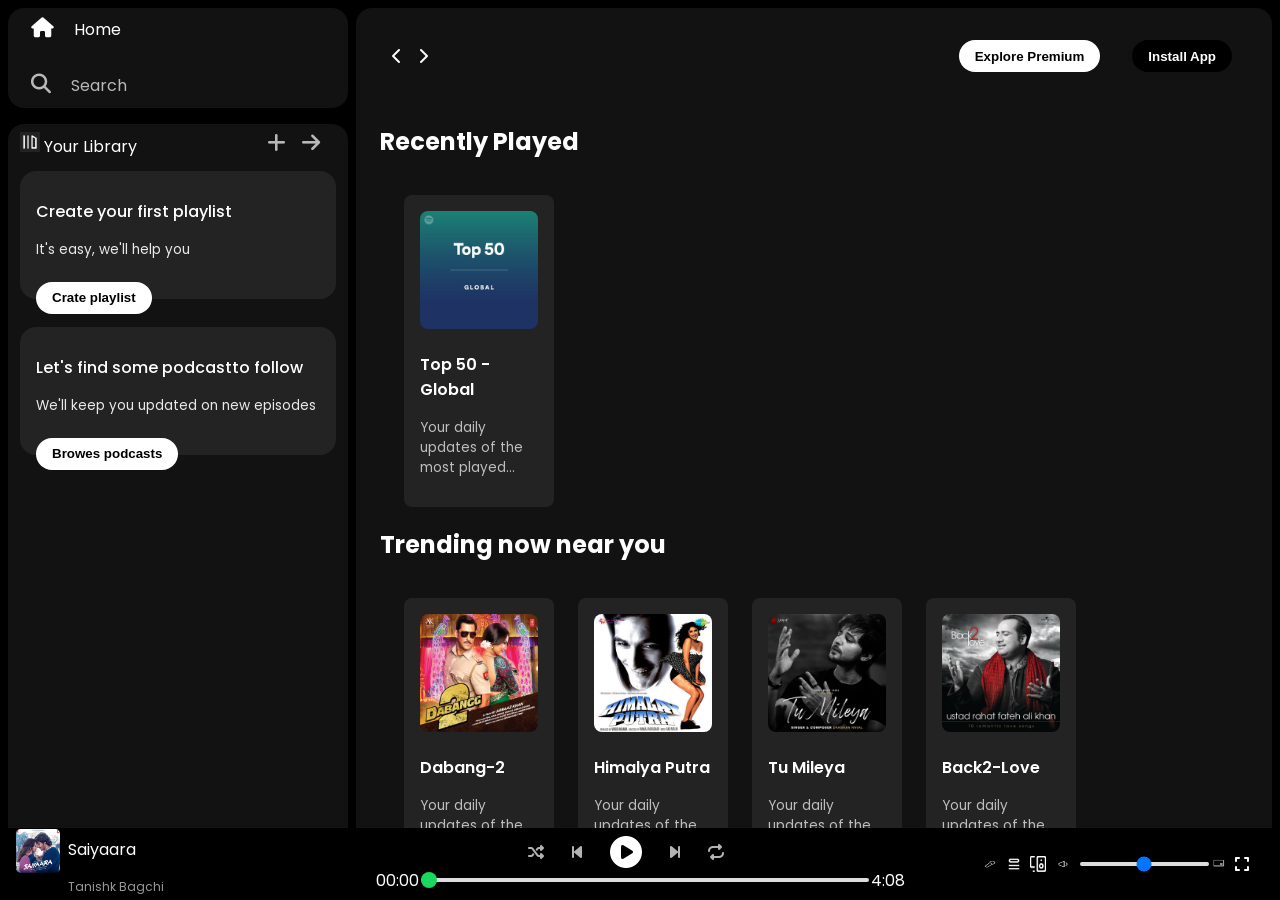
<file: index.html>
<!DOCTYPE html>
<html lang="en">

<head>

    <meta charset="UTF-8">

    <meta
        name="viewport"
        content="width=device-width, initial-scale=1.0"
    >

    <title>Spotify Clone</title>


    <!-- ================= FAVICON ================= -->

    <link
        rel="icon"
        href="Assets/Logo.png"
    >


    <!-- ================= GOOGLE FONT ================= -->

    <link
        href="https://fonts.googleapis.com/css2?family=Poppins:wght@400;500;600;700&display=swap"
        rel="stylesheet"
    >


    <!-- ================= FONT AWESOME ================= -->

    <link
        rel="stylesheet"
        href="https://cdnjs.cloudflare.com/ajax/libs/font-awesome/6.5.2/css/all.min.css"
    >


    <!-- ================= CSS ================= -->

    <link
        rel="stylesheet"
        href="style.css"
    >

</head>


<body>


    <!-- ================================================= -->
    <!--                    MAIN                           -->
    <!-- ================================================= -->

    <div class="main">


        <!-- ================================================= -->
        <!--             MOBILE SIDEBAR BUTTON                 -->
        <!-- ================================================= -->

        <button
            id="sidebarBtn"
            class="sidebar_btn"
            aria-label="Open sidebar"
        >

            <i class="fa-solid fa-bars"></i>

        </button>


        <!-- ================================================= -->
        <!--                    SIDEBAR                        -->
        <!-- ================================================= -->

        <div
            class="sidebar"
            id="sidebar"
        >


            <!-- ================= CLOSE BUTTON ================= -->

            <button
                id="closeSidebar"
                class="close_sidebar"
                aria-label="Close sidebar"
            >

                <i class="fa-solid fa-xmark"></i>

            </button>


            <!-- ================================================= -->
            <!--                     NAV                           -->
            <!-- ================================================= -->

            <div class="nav">


                <!-- ================= HOME ================= -->

                <div
                    class="nav_option"
                    style="opacity: 1;"
                >

                    <i class="fa-solid fa-house"></i>

                    <a href="#">
                        Home
                    </a>

                </div>


                <!-- ================= SEARCH ================= -->

                <div class="nav_option">

                    <i class="fa-solid fa-magnifying-glass"></i>

                    <a href="#">
                        Search
                    </a>

                </div>


            </div>



            <!-- ================================================= -->
            <!--                    LIBRARY                        -->
            <!-- ================================================= -->

            <div class="library">


                <!-- ================= LIBRARY HEADER ================= -->

                <div class="options">


                    <div class="lib_option">

                        <img
                            src="Assets/library.png"
                            alt="Library"
                        >

                        <a href="#">
                            Your Library
                        </a>

                    </div>


                    <div class="icons">

                        <i class="fa-solid fa-plus"></i>

                        <i class="fa-solid fa-arrow-right"></i>

                    </div>


                </div>



                <!-- ================================================= -->
                <!--                CREATE PLAYLIST                    -->
                <!-- ================================================= -->

                <div class="box">

                    <p class="box_p1">
                        Create your first playlist
                    </p>

                    <p class="box_p2">
                        It's easy, we'll help you
                    </p>

                    <button class="badge">
                        Crate playlist
                    </button>

                </div>



                <!-- ================================================= -->
                <!--                  PODCAST                           -->
                <!-- ================================================= -->

                <div class="box">

                    <p class="box_p1">
                        Let's find some podcastto follow
                    </p>

                    <p class="box_p2">
                        We'll keep you updated on new episodes
                    </p>

                    <button class="badge">
                        Browes podcasts
                    </button>

                </div>


            </div>


        </div>



        <!-- ================================================= -->
        <!--                 MAIN CONTENT                      -->
        <!-- ================================================= -->

        <div class="main_content">


            <!-- ================================================= -->
            <!--                  STICKY NAV                       -->
            <!-- ================================================= -->

            <div class="sticky_nav">


                <!-- ================= LEFT ================= -->

                <div class="sticky_nav_icons">

                    <i class="fa-solid fa-chevron-left"></i>

                    <i class="fa-solid fa-chevron-right"></i>

                </div>


                <!-- ================= RIGHT ================= -->

                <div class="sticky_nav_option">


                    <button class="badge nav_item">
                        Explore Premium
                    </button>


                    <button class="badge dark_badge nav_item">
                        Install App
                    </button>


                </div>


            </div>



            <!-- ================================================= -->
            <!--                 RECENTLY PLAYED                   -->
            <!-- ================================================= -->

            <section>


                <h2>
                    Recently Played
                </h2>


                <div class="cards_container">


                    <!-- ================= TOP 50 ================= -->

                    <div class="card">

                        <img
                            src="Assets/top_50.jpg"
                            alt="Top 50 Global"
                        >

                        <p class="card_title">
                            Top 50 - Global
                        </p>

                        <p class="card_info">
                            Your daily updates of the most played...
                        </p>

                    </div>


                </div>


            </section>



            <!-- ================================================= -->
            <!--              TRENDING NOW                         -->
            <!-- ================================================= -->

            <section>


                <h2>
                    Trending now near you
                </h2>


                <div class="cards_container">


                    <!-- ================================================= -->
                    <!--                    DABANG-2                       -->
                    <!-- ================================================= -->

                    <div
                        class="card"
                        data-song="Assets/Dabang-2.mp3"
                        data-image="Assets/dabang.jpg"
                    >

                        <img
                            src="Assets/dabang.jpg"
                            alt="Dabang 2"
                        >

                        <p class="card_title">
                            Dabang-2
                        </p>

                        <p class="card_info">
                            Your daily updates of the most played...
                        </p>

                    </div>



                    <!-- ================================================= -->
                    <!--                 HIMALYA PUTRA                    -->
                    <!-- ================================================= -->

                    <div
                        class="card"
                        data-song="Assets/Himalya Putra.mp3"
                        data-image="Assets/audio.jpg"
                    >

                        <img
                            src="Assets/audio.jpg"
                            alt="Himalya Putra"
                        >

                        <p class="card_title">
                            Himalya Putra
                        </p>

                        <p class="card_info">
                            Your daily updates of the most played...
                        </p>

                    </div>



                    <!-- ================================================= -->
                    <!--                   TU MILEYA                      -->
                    <!-- ================================================= -->

                    <div
                        class="card"
                        data-song="Assets/Tu Mileya.mp3"
                        data-image="Assets/darshan.jpg"
                    >

                        <img
                            src="Assets/darshan.jpg"
                            alt="Tu Mileya"
                        >

                        <p class="card_title">
                            Tu Mileya
                        </p>

                        <p class="card_info">
                            Your daily updates of the most played...
                        </p>

                    </div>



                    <!-- ================================================= -->
                    <!--                  BACK 2 LOVE                      -->
                    <!-- ================================================= -->

                    <div
                        class="card"
                        data-song="Assets/Back2-Love.mp3"
                        data-image="Assets/rahat.jpg"
                    >

                        <img
                            src="Assets/rahat.jpg"
                            alt="Back2 Love"
                        >

                        <p class="card_title">
                            Back2-Love
                        </p>

                        <p class="card_info">
                            Your daily updates of the most played...
                        </p>

                    </div>



                    <!-- ================================================= -->
                    <!--                    SAIYAARA                       -->
                    <!-- ================================================= -->

                    <div
                        class="card"
                        data-song="Assets/songs.mp3"
                        data-image="Assets/saiayara.jpg"
                    >

                        <img
                            src="Assets/saiayara.jpg"
                            alt="Saiyaara"
                        >

                        <p class="card_title">
                            Saiyaara
                        </p>

                        <p class="card_info">
                            Your daily updates of the most played...
                        </p>

                    </div>



                    <!-- ================================================= -->
                    <!--                  TOP 15 SONGS                     -->
                    <!-- ================================================= -->

                    <div class="card">

                        <img
                            src="Assets/rahat2.jpg"
                            alt="Top 15 Songs"
                        >

                        <p class="card_title">
                            Top 15 - Songs
                        </p>

                        <p class="card_info">
                            Your daily updates of the most played...
                        </p>

                    </div>


                </div>


            </section>



            <!-- ================================================= -->
            <!--                 FEATURED CHARTS                    -->
            <!-- ================================================= -->

            <section>


                <h2>
                    Featured Charts
                </h2>


                <div class="cards_container">


                    <!-- ================= TOP INDIA ================= -->

                    <div class="card">

                        <img
                            src="Assets/top_india.jpg"
                            alt="Top India"
                        >

                        <p class="card_title">
                            Top 50 - India
                        </p>

                        <p class="card_info">
                            Your daily updates of the most played...
                        </p>

                    </div>



                    <!-- ================= TOP SONGS ================= -->

                    <div class="card">

                        <img
                            src="Assets/top_songs.jpg"
                            alt="Top Songs"
                        >

                        <p class="card_title">
                            Top Songs
                        </p>

                        <p class="card_info">
                            Your daily updates of the most played...
                        </p>

                    </div>



                    <!-- ================= GLOBAL ================= -->

                    <div class="card">

                        <img
                            src="Assets/top_50.jpg"
                            alt="Global"
                        >

                        <p class="card_title">
                            Top 50 - Global
                        </p>

                        <p class="card_info">
                            Your daily updates of the most played...
                        </p>

                    </div>


                </div>


            </section>



            <!-- ================================================= -->
            <!--                     FOOTER                        -->
            <!-- ================================================= -->

            <div class="footer">

                <div class="line"></div>

            </div>


        </div>



        <!-- ================================================= -->
        <!--                 MUSIC PLAYER                      -->
        <!-- ================================================= -->

        <div class="music_player">


            <!-- ================================================= -->
            <!--                    AUDIO                           -->
            <!-- ================================================= -->

            <audio
                id="audioPlayer"
                src="Assets/songs.mp3"
            ></audio>



            <!-- ================================================= -->
            <!--                     ALBUM                          -->
            <!-- ================================================= -->

            <div class="album">


                <img
                    id="playerImage"
                    src="Assets/saiayara.jpg"
                    alt="Saiyaara"
                >


                <div>

                    <p id="playerTitle">
                        Saiyaara
                    </p>

                    <p
                        id="playerArtist"
                        class="david"
                    >
                        Tanishk Bagchi
                    </p>

                </div>


            </div>



            <!-- ================================================= -->
            <!--                    PLAYER                          -->
            <!-- ================================================= -->

            <div class="player">


                <!-- ================= PLAYER CONTROLS ================= -->

                <div class="player_controls">


                    <!-- SHUFFLE -->

                    <i
                        id="shuffleBtn"
                        class="fa-solid fa-shuffle player_control_icon"
                        title="Shuffle"
                    ></i>


                    <!-- PREVIOUS -->

                    <i
                        id="previousBtn"
                        class="fa-solid fa-backward-step player_control_icon"
                        title="Previous"
                    ></i>


                    <!-- PLAY / PAUSE -->

                    <i
                        id="playPauseBtn"
                        class="fa-solid fa-circle-play player_control_icon"
                        style="opacity: 1; font-size: 2rem;"
                        title="Play / Pause"
                    ></i>


                    <!-- NEXT -->

                    <i
                        id="nextBtn"
                        class="fa-solid fa-forward-step player_control_icon"
                        title="Next"
                    ></i>


                    <!-- REPEAT -->

                    <i
                        class="fa-solid fa-repeat player_control_icon"
                        title="Repeat"
                    ></i>


                </div>



                <!-- ================================================= -->
                <!--                  PROGRESS BAR                     -->
                <!-- ================================================= -->

                <div class="playback_bar">


                    <span class="curr_time">
                        00:00
                    </span>


                    <input
                        type="range"
                        min="0"
                        max="100"
                        value="0"
                        class="progress_bar"
                    >


                    <span class="tot_time">
                        00:00
                    </span>


                </div>


            </div>



            <!-- ================================================= -->
            <!--                 RIGHT CONTROLS                     -->
            <!-- ================================================= -->

            <div class="control">


                <img
                    src="Assets/mike.png"
                    class="right_con"
                    alt="Microphone"
                >


                <img
                    src="Assets/controls_icon3.png"
                    class="right_con"
                    alt="Control"
                >


                <img
                    src="Assets/controls_icon4.png"
                    class="right_con"
                    alt="Control"
                >


                <img
                    src="Assets/speaker.png"
                    class="right_con"
                    alt="Speaker"
                >


                <!-- VOLUME -->

                <input
                    type="range"
                    min="0"
                    max="100"
                    value="50"
                    class="range"
                >


                <img
                    src="Assets/tv.png"
                    class="right_con"
                    alt="Device"
                >


                <i
                    class="fa-solid fa-expand right_con"
                    title="Fullscreen"
                ></i>


            </div>


        </div>


    </div>



    <!-- ================================================= -->
    <!--                    JAVASCRIPT                     -->
    <!-- ================================================= -->

    <script src="app.js"></script>


</body>

</html>
</file>
<file: style.css>
/* ================= GENERAL ================= */

* {
    box-sizing: border-box;
}

body {
    font-family: "Poppins", sans-serif;
    margin: 0;
    background-color: black;
    color: white;
    overflow: hidden;
}


/* ================= MAIN ================= */

.main {
    display: flex;
    height: 100vh;
    padding: 0.5rem;
}


/* ================= SIDEBAR ================= */

.sidebar {
    background-color: black;
    width: 340px;
    border-radius: 1rem;
    margin-right: 0.5rem;
    flex-shrink: 0;
}


/* ================= MAIN CONTENT ================= */

.main_content {
    background-color: #121212;
    flex: 1;
    border-radius: 1rem;
    overflow: auto;
    padding: 0 1.5rem;
}


/* ================= LINKS ================= */

a {
    text-decoration: none;
    color: white;
}


/* ================= SIDEBAR NAV ================= */

.nav {
    background-color: #121212;
    border-radius: 1rem;

    display: flex;
    flex-direction: column;
    justify-content: center;

    height: 100px;
    padding: 0.5rem 0.7rem;
}

.nav_option {
    line-height: 2.5rem;
    opacity: 0.7;
    padding: 0.5rem 0.75rem;
}

.nav_option:hover {
    opacity: 1;
}

.nav_option i {
    font-size: 1.25rem;
}

.nav_option a {
    font-size: 1rem;
    margin: 1rem;
}


/* ================= LIBRARY ================= */

.library {
    background-color: #121212;
    border-radius: 1rem;

    height: calc(100% - 116px);

    margin-top: 1rem;
    padding: 0.5rem 0.75rem;
}

.options {
    display: flex;
    justify-content: space-between;
}

.lib_option img {
    height: 1.25rem;
    width: 1.25rem;
}

.icons {
    font-size: 1.3rem;
    display: flex;
}

.icons i {
    opacity: 0.7;
    margin-right: 1rem;
}

.icons i:hover {
    opacity: 1;
}


/* ================= PLAYLIST BOX ================= */

.box {
    background-color: #232323;

    height: 8rem;

    border-radius: 1rem;

    margin: 0.75rem 0 1.75rem 0;

    padding: 0.75rem 1rem;
}

.box_p1 {
    font-size: 1rem;
    font-weight: 500;
}

.box_p2 {
    font-size: 0.85rem;
    opacity: 0.9;
}


/* ================= BUTTONS ================= */

.badge {
    background-color: #fff;
    border: none;

    border-radius: 100px;

    padding: 0.25rem 1rem;

    font-weight: 700;

    margin-top: 0.5rem;

    height: 2rem;
    width: fit-content;
}

.dark_badge {
    background-color: #000;
    color: #fff;
}


/* ================= TOP NAV ================= */

.sticky_nav {
    position: sticky;

    top: 0;

    display: flex;

    background-color: #121212;

    justify-content: space-between;
    align-items: center;

    padding: 1rem 0;

    z-index: 10;
}

.sticky_nav_icons i {
    margin-left: 0.75rem;
}

.sticky_nav_option {
    display: flex;

    justify-content: center;
    align-items: center;
}

.nav_item {
    margin: 1rem;
}


/* ================= RESPONSIVE NAV ================= */

@media (max-width: 1000px) {

    .hide {
        display: none;
    }

}


/* ================= CARDS ================= */

.card {
    background-color: #232323;

    width: 150px;

    border-radius: 0.5rem;

    padding: 1rem;

    margin-left: 1.5rem;
    margin-top: 1rem;

    cursor: pointer;
}

.cards_container {
    display: flex;
    flex-wrap: wrap;
}

.card img {
    width: 100%;
    border-radius: 0.5rem;
}

.card_title {
    font-weight: 600;
}

.card_info {
    font-size: 0.85rem;
    opacity: 0.7;
}


/* ================= FOOTER ================= */

.footer {
    height: 300px;

    display: flex;

    align-items: center;
    justify-content: center;
}

.line {
    width: 90%;

    height: 50%;

    border-top: 1px solid white;

    opacity: 0.4;
}


/* ================= MUSIC PLAYER ================= */

.music_player {
    background-color: black;

    position: fixed;

    bottom: 0;
    left: 0;

    width: 100%;

    height: 72px;

    display: flex;

    justify-content: space-between;

    align-items: center;

    z-index: 100;
}


/* ================= ALBUM ================= */

.album {
    width: 25%;

    display: flex;

    padding: 0.5rem;
}

.album img {
    height: 60px;
    width: 60px;

    border-radius: 0.8rem;

    padding: 0.5rem;
}


/* ================= PLAYER ================= */

.player {
    width: 50%;
}

.player_controls {
    display: flex;

    justify-content: center;
    align-items: center;
}

.player_control_icon {
    margin-right: 1.75rem;

    opacity: 0.7;

    cursor: pointer;
}

.player_control_icon:hover {
    opacity: 1;
}


/* ================= PLAYBACK ================= */

.playback_bar {
    display: flex;

    justify-content: center;
    align-items: center;
}

.progress_bar {
    width: 70%;

    appearance: none;

    background-color: transparent;

    cursor: pointer;
}

.progress_bar::-webkit-slider-runnable-track {
    background-color: #ddd;

    border-radius: 100px;

    height: 0.2rem;
}

.progress_bar::-webkit-slider-thumb {
    appearance: none;

    height: 1rem;
    width: 1rem;

    background-color: #1bd760;

    border-radius: 50%;

    margin-top: -6px;
}


/* ================= RIGHT CONTROLS ================= */

.control {
    width: 25%;

    display: flex;

    justify-content: center;
    align-items: center;
}

.right_con {
    margin-right: 0.5rem;

    height: 1rem;
    width: 1rem;

    opacity: 1;
}

.range::-webkit-slider-runnable-track {
    background-color: #ddd;

    border-radius: 100px;

    height: 0.2rem;
}

.range::-webkit-slider-thumb {
    appearance: none;

    height: 1rem;
    width: 1rem;

    background-color: #fff;

    border-radius: 50%;

    margin-top: -6px;
}


/* ================= ARTIST ================= */

.david {
    font-size: 12px;
    opacity: 0.6;
}


/* ================================================= */
/*                 MOBILE SIDEBAR                    */
/* ================================================= */


/* Desktop par dono buttons hidden */

.sidebar_btn {
    display: none;
}

.close_sidebar {
    display: none;
}


/* ================= PHONE ================= */

@media screen and (max-width: 600px) {

    body {
        overflow: hidden;
    }


    /* Main */

    .main {
        height: 100vh;
        padding: 0;

        display: block;
    }


    /* ================= MOBILE MENU BUTTON ================= */

    .sidebar_btn {
        display: flex;

        position: fixed;

        top: 12px;
        left: 12px;

        width: 40px;
        height: 40px;

        border: none;
        border-radius: 50%;

        background-color: #232323;

        color: white;

        align-items: center;
        justify-content: center;

        font-size: 18px;

        z-index: 10001;

        cursor: pointer;
    }


    /* ================= MOBILE SIDEBAR ================= */

    .sidebar {
        position: fixed;

        top: 0;
        left: 0;

        width: 280px;
        height: 100vh;

        margin: 0;

        border-radius: 0;

        background-color: black;

        transform: translateX(-100%);

        transition: transform 0.3s ease;

        z-index: 10000;

        overflow-y: auto;
    }


    /* Sidebar open */

    .sidebar.active {
        transform: translateX(0);
    }


    /* ================= CLOSE BUTTON ================= */

    .close_sidebar {
        display: flex;

        position: absolute;

        top: 12px;
        right: 12px;

        width: 35px;
        height: 35px;

        border: none;

        border-radius: 50%;

        background-color: #232323;

        color: white;

        align-items: center;
        justify-content: center;

        font-size: 18px;

        z-index: 10002;

        cursor: pointer;
    }


    /* ================= MAIN CONTENT PHONE ================= */

    .main_content {
        width: 100%;

        height: 100vh;

        border-radius: 0;

        padding: 0 0.75rem 90px;

        overflow-y: auto;
        overflow-x: hidden;
    }


    /* ================= TOP NAV PHONE ================= */

    .sticky_nav {
        padding: 0.7rem 0;

        position: sticky;

        top: 0;
    }


    .sticky_nav_icons {
        padding-left: 50px;
    }


    .nav_item {
        margin: 0.3rem;
    }


    /* ================= HEADINGS ================= */

    .main_content h2 {
        font-size: 1.25rem;

        margin-left: 0.5rem;
    }


    /* ================= CARDS PHONE ================= */

    .cards_container {
        display: grid;

        grid-template-columns: repeat(2, minmax(0, 1fr));

        gap: 0.75rem;

        padding: 0 0.25rem;
    }


    .card {
        width: auto;

        margin: 0;

        padding: 0.7rem;

        min-width: 0;
    }


    .card_title {
        font-size: 0.9rem;

        white-space: nowrap;

        overflow: hidden;

        text-overflow: ellipsis;
    }


    .card_info {
        font-size: 0.7rem;

        line-height: 1.2rem;
    }


    /* ================= MUSIC PLAYER PHONE ================= */

   .music_player {
    height: 80px;
    padding: 0 0.3rem;
    display: flex;
    position: fixed;
    bottom: 0;
    left: 0;
    width: 100%;
    background-color: black;
    z-index: 1000;
    }


    /* Album */

    .album {
        width: 28%;

        padding: 0;

        align-items: center;

        overflow: hidden;
    }


    .album img {
        height: 45px;
        width: 45px;

        padding: 0.2rem;

        border-radius: 0.5rem;
    }


    #playerTitle {
        font-size: 0.75rem;

        margin: 0;
    }


    #playerArtist {
        font-size: 0.6rem;

        margin: 0;
    }


    /* Player */

    .player {
        width: 50%;
    }


   .player_controls {
    display: flex;
    justify-content: center;
    align-items: center;
    gap: 0.8rem;
    }

    .player_control_icon {
        display: inline-block;
        margin-right: 0;
        font-size: 1rem;
        color: white;
        opacity: 0.8;
    }

    #playPauseBtn {
        font-size: 1.5rem !important;
    }


    #playPauseBtn {
        font-size: 1.5rem !important;
    }


    .playback_bar {
        width: 100%;
    }


    .progress_bar {
        width: 60%;
    }


    .curr_time,
    .tot_time {
        font-size: 0.6rem;
    }


    /* Right controls */

    .control {
        width: 22%;

        justify-content: flex-end;
    }


    .control .right_con {
        display: none;
    }


    .control .range {
        width: 50px;
    }


    .control .fa-expand {
        display: none;
    }

}
</file>
